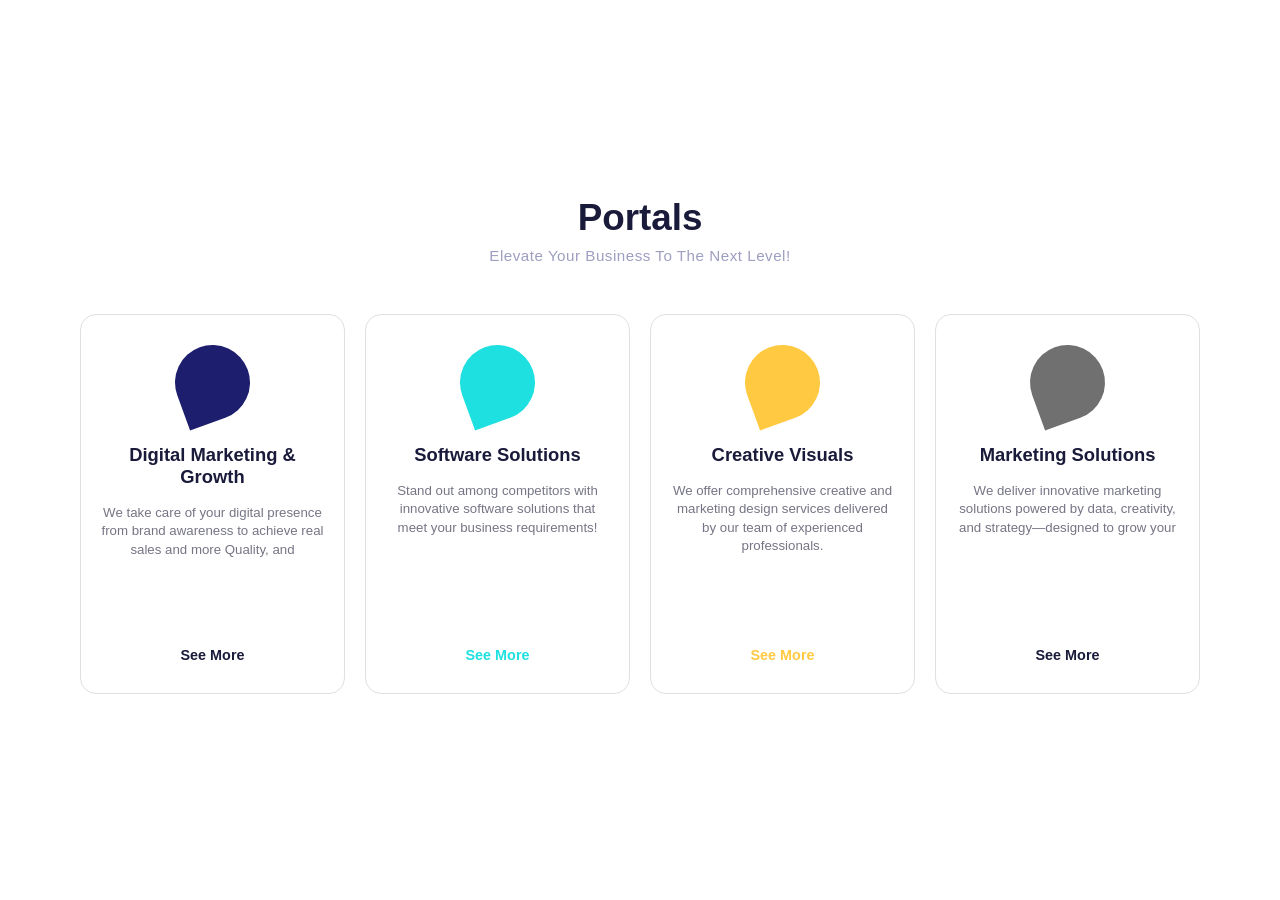
<file: index.html>
<!DOCTYPE html>
<html lang="en">

<head>
    <meta charset="UTF-8">
    <meta name="viewport" content="width=device-width, initial-scale=1.0">
    <title>Portals Section</title>
    <link rel="stylesheet" href="main.css">

</head>

<body>

    <div class="portals-container">
        <div class="portals-header">
            <h2>Portals</h2>
            <p>Elevate Your Business To The Next Level!</p>
        </div>

        <div class="cards-wrapper">

            <div class="card">
                <div class="icon-shape shape-blue"></div>
                <h3>Digital Marketing & Growth</h3>
                <p>We take care of your digital presence from brand awareness to achieve real sales and more Quality,
                    and</p>
                <a class="bun1" href="#">See More</a>
            </div>


            <div class="card">
                <div class="icon-shape shape-cyan"></div>
                <h3>Software Solutions</h3>
                <p>Stand out among competitors with innovative software solutions that meet your business requirements!
                </p>
                <a class="bun2" href="#">See More</a>
            </div>


            <div class="card">
                <div class="icon-shape shape-yellow"></div>
                <h3>Creative Visuals</h3>
                <p>We offer comprehensive creative and marketing design services delivered by our team of experienced
                    professionals.</p>
                <a class="bun3" href="#">See More</a>
            </div>


            <div class="card">
                <div class="icon-shape shape-gray"></div>
                <h3>Marketing Solutions</h3>
                <p>We deliver innovative marketing solutions powered by data, creativity, and strategy—designed to grow
                    your</p>
                <a class="bun4" href="#">See More</a>
            </div>
        </div>
    </div>

</body>

</html>
</file>
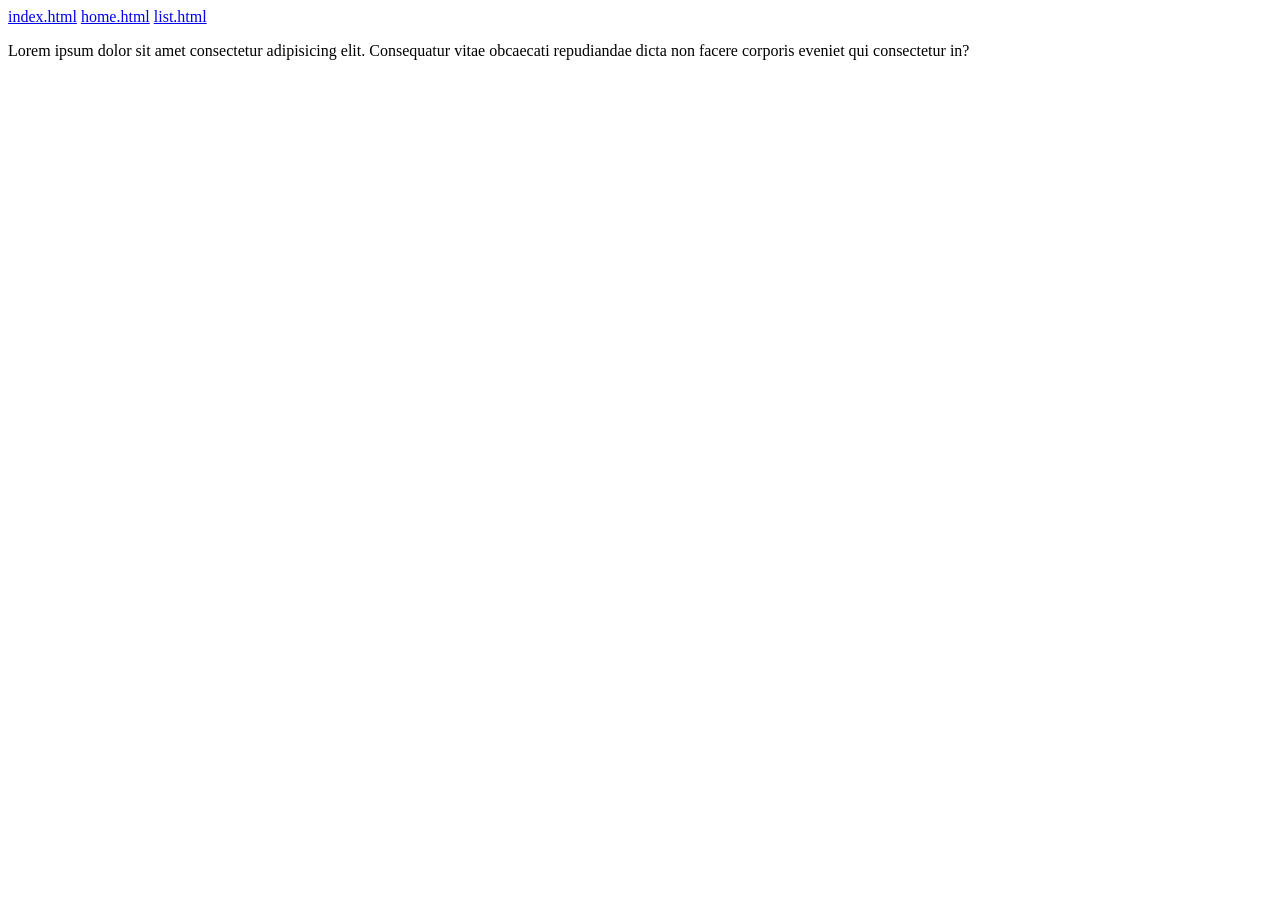
<file: home.html>
<!DOCTYPE html>
<html lang="en">

<head>
    <meta charset="UTF-8">
    <meta name="viewport" content="width=device-width, initial-scale=1.0">
    <title>Document</title>
</head>

<body>
    <a href="index.html">index.html</a>
    <a href="home.html">home.html</a>
    <a href="list.html">list.html</a>
    <p id="home.html">Lorem ipsum dolor sit amet consectetur adipisicing elit. Consequatur vitae obcaecati repudiandae
        dicta non facere corporis eveniet qui consectetur in?</p>

</body>

</html>
</file>
<file: main.css>
* {
      margin: 0;
      padding: 0;
      box-sizing: border-box;
      font-family: 'Segoe UI', Tahoma, Geneva, Verdana, sans-serif;
  }

  body {
      background-color: #ffffff;
      display: flex;
      justify-content: center;
      align-items: center;
      min-height: 100vh;
  }

  .portals-container {
      text-align: center;
      max-width: 1200px;
      width: 100%;
      padding: 20px;
  }

  .portals-header h2 {
      font-size: 2.3rem;
      color: #1a1a3a;
      margin-bottom: 8px;
      font-weight: 700;
  }

  .portals-header p {
      font-size: 0.95rem;
      color: #9e9ec0;
      margin-bottom: 40px;
      letter-spacing: 0.5px;
  }

  .cards-wrapper {
      display: flex;
      justify-content: center;
      align-items: center;
      gap: 20px;
      padding: 10px;
  }

  .card {
      background: #ffffff;

      border: 1px solid #e0e0e0;
      border-radius: 16px;
      width: 265px;
      min-height: 380px;
      padding: 30px 20px;
      display: flex;
      flex-direction: column;
      align-items: center;
      text-align: center;

      transition: transform 0.3s ease, box-shadow 0.3s ease, border-color 0.3s ease;
  }

  .card:hover {
      transform: translateY(-5px);

      border: 1px solid #dcd6d0;

      box-shadow: 0 10px 25px rgba(184, 145, 115, 0.25);
  }


  .icon-shape {
      width: 75px;
      height: 75px;
      margin-bottom: 24px;
      border-radius: 50% 50% 50% 0;
      transform: rotate(-20deg);
  }

  .shape-blue {
      background-color: #1e1e6e;
  }

  .shape-cyan {
      background-color: #1fe0e0;
  }

  .shape-yellow {
      background-color: #ffca42;
  }

  .shape-gray {
      background-color: #707070;
  }

  .card h3 {
      font-size: 1.15rem;
      color: #1a1a3a;
      margin-bottom: 16px;
      font-weight: 700;
  }

  .card p {
      font-size: 0.83rem;
      color: #757585;
      line-height: 1.4;
      margin-bottom: 24px;
      flex-grow: 1;
      
  }

  .card a {
      font-size: 0.9rem;

      font-weight: 700;

      transition: color 0.2s ease;
  }

  .bun1 {
      text-decoration: none;
      color: #1a1a3a;
  }

  .bun2 {
      text-decoration: none;
      color: #1fe0e0;
  }

  .bun3 {
      text-decoration: none;
      color: #ffca42;
  }

  .bun4 {
      text-decoration: none;
      color: #1a1a3a;
  }

  .card a:hover {
      color: #4a4ae2;
  }

  @media (max-width: 1100px) {
      .cards-wrapper {
          flex-wrap: wrap;
      }
  }
</file>
